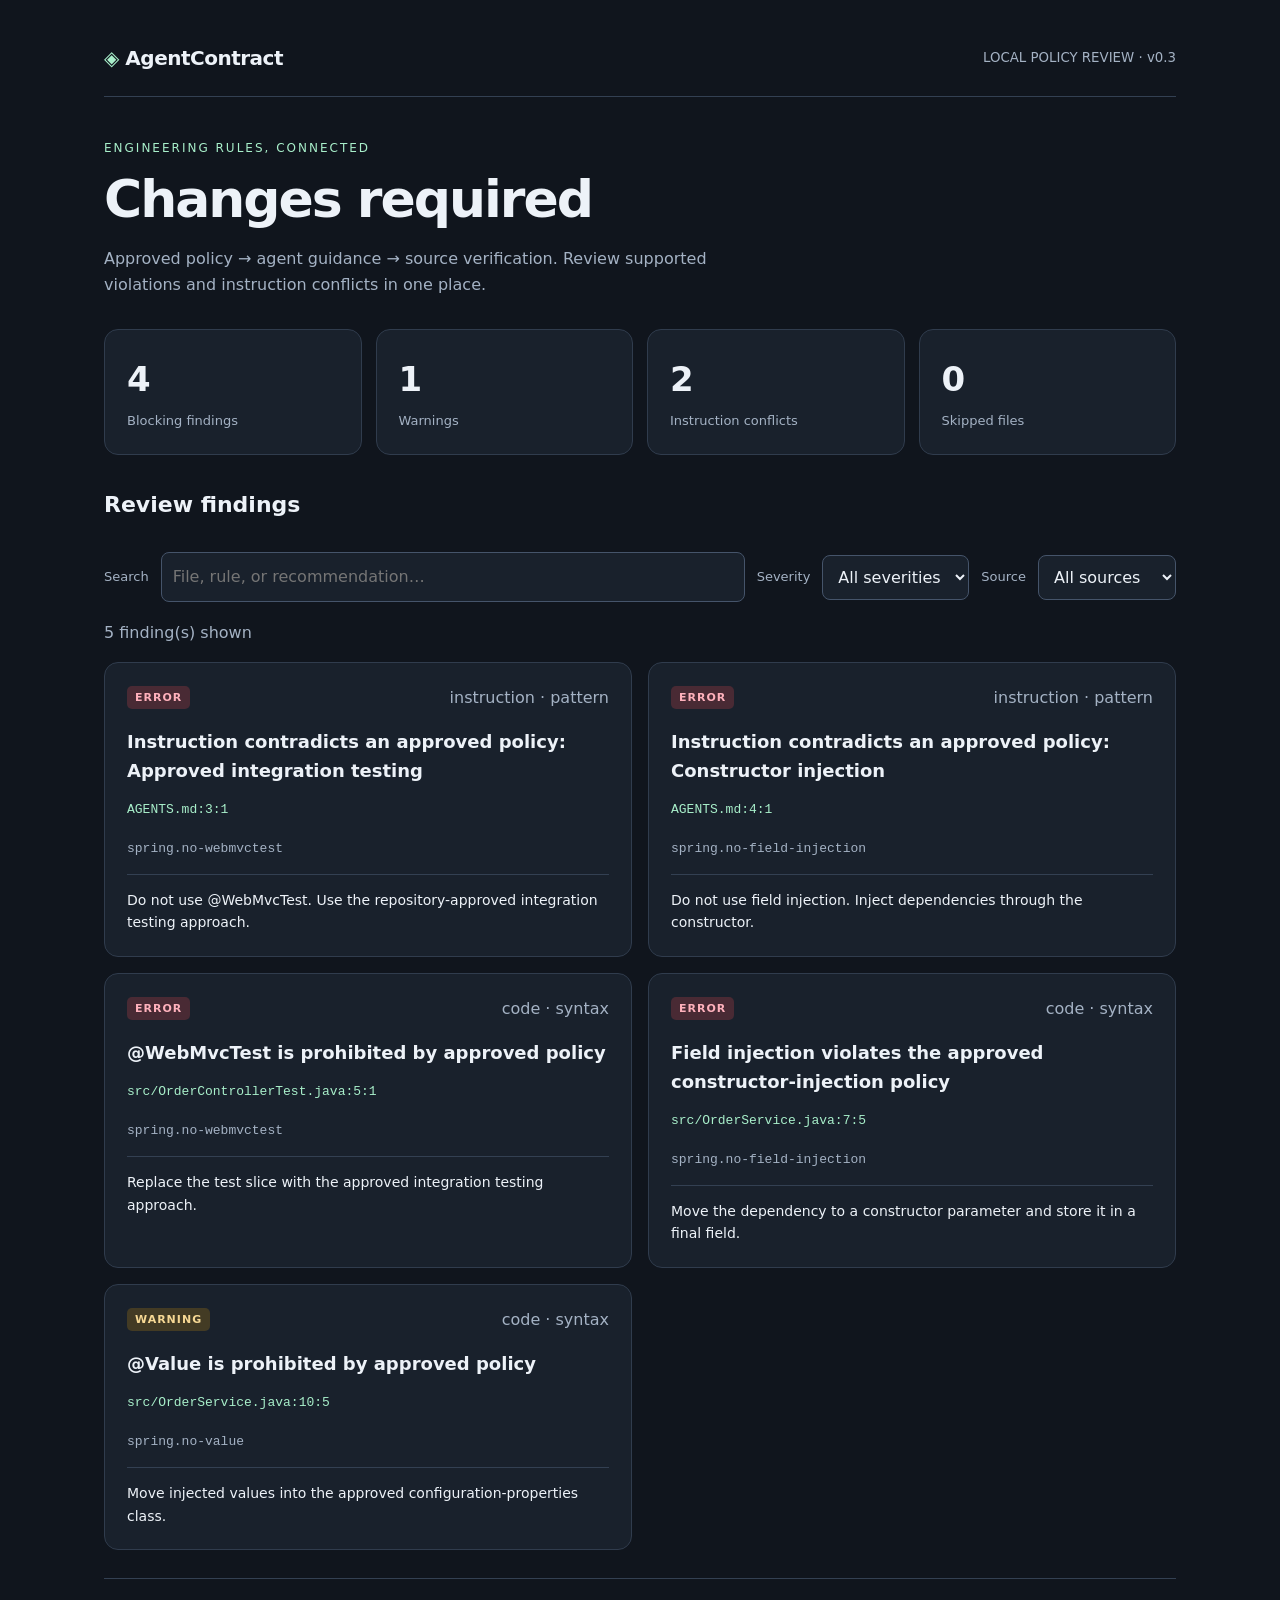
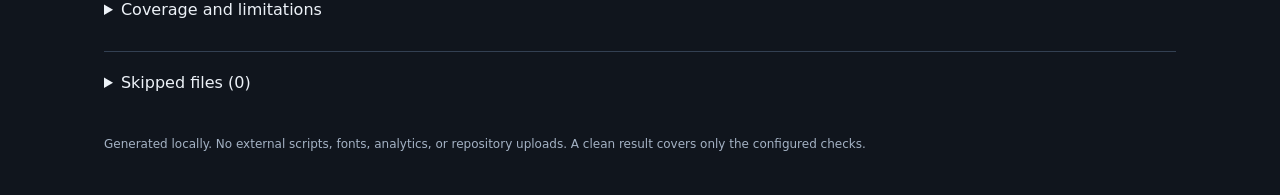
<file: demo/review-v03.html>
<!doctype html><html lang="en"><meta charset="utf-8"><meta name="viewport" content="width=device-width,initial-scale=1">
<title>AgentContract · Policy review</title><style>
:root{color-scheme:dark;--bg:#10151d;--panel:#19212c;--muted:#a4b2c4;--accent:#a8efca}*{box-sizing:border-box}body{margin:0;background:var(--bg);color:#edf2f8;font:16px/1.6 system-ui,sans-serif}main{max-width:1120px;margin:auto;padding:42px 24px}header{display:flex;justify-content:space-between;gap:20px;align-items:center;border-bottom:1px solid #334052;padding-bottom:22px}.brand{font-size:20px;font-weight:750;letter-spacing:-.5px}.brand b{color:var(--accent)}.muted,small{color:var(--muted)}.eyebrow{letter-spacing:2px;text-transform:uppercase;font-size:12px;color:var(--accent);margin-top:42px}h1{font-size:clamp(30px,5vw,52px);letter-spacing:-2px;line-height:1.15;margin:12px 0}h2{font-size:22px}h3{font-size:18px;margin:18px 0 6px}.intro{max-width:680px;color:var(--muted)}.stats{display:grid;grid-template-columns:repeat(4,1fr);gap:14px;margin:32px 0}.stat,article{background:var(--panel);border:1px solid #303c4d;border-radius:14px;padding:22px}.stat strong{display:block;font-size:34px}.stat span{color:var(--muted);font-size:13px}.toolbar,.row{display:flex;justify-content:space-between;align-items:center;gap:12px}.toolbar{flex-wrap:wrap;margin:30px 0 18px}input,select{border:1px solid #45546a;background:#19212c;color:#edf2f8;border-radius:8px;padding:11px;font:inherit}input{flex:1;min-width:200px}label{font-size:13px;color:var(--muted)}#findings{display:grid;grid-template-columns:1fr 1fr;gap:16px}article[hidden]{display:none}.badge{font-size:11px;text-transform:uppercase;font-weight:750;letter-spacing:1px;border-radius:5px;padding:3px 8px}.error{background:#492a34;color:#ffb1bc}.warning{background:#433b24;color:#f6d894}.location,code{font:13px/1.7 ui-monospace,monospace;overflow-wrap:anywhere}.location{color:var(--accent)}code{color:var(--muted)}.fix{font-size:14px;border-top:1px solid #334052;padding-top:14px;margin-bottom:0}details{margin:28px 0;border-top:1px solid #334052;padding-top:18px;color:var(--muted)}summary{cursor:pointer;color:#edf2f8}footer{margin-top:40px;color:var(--muted);font-size:12px}@media(max-width:650px){.stats{grid-template-columns:1fr 1fr}#findings{grid-template-columns:1fr}header{align-items:flex-start}.row{flex-wrap:wrap}}
</style><main><header><div class="brand"><b>◈</b> AgentContract</div><small>LOCAL POLICY REVIEW · v0.3</small></header>
<p class="eyebrow">Engineering rules, connected</p><h1>Changes required</h1><p class="intro">Approved policy → agent guidance → source verification. Review supported violations and instruction conflicts in one place.</p>
<div class="stats"><div class="stat"><strong>4</strong><span>Blocking findings</span></div><div class="stat"><strong>1</strong><span>Warnings</span></div><div class="stat"><strong>2</strong><span>Instruction conflicts</span></div><div class="stat"><strong>0</strong><span>Skipped files</span></div></div>
<h2>Review findings</h2><div class="toolbar"><label for="search">Search</label><input id="search" placeholder="File, rule, or recommendation…"><label for="severity">Severity</label><select id="severity"><option value="all">All severities</option><option value="error">Errors</option><option value="warning">Warnings</option></select><label for="kind">Source</label><select id="kind"><option value="all">All sources</option><option value="instruction">Instructions</option><option value="code">Code</option></select></div>
<p id="count" class="muted" aria-live="polite"></p><section id="findings"><article data-severity="error" data-kind="instruction">
<div class="row"><span class="badge error">error</span><span class="muted">instruction · pattern</span></div>
<h3>Instruction contradicts an approved policy: Approved integration testing</h3><p class="location">AGENTS.md:3:1</p>
<code>spring.no-webmvctest</code><p class="fix">Do not use @WebMvcTest. Use the repository-approved integration testing approach.</p></article><article data-severity="error" data-kind="instruction">
<div class="row"><span class="badge error">error</span><span class="muted">instruction · pattern</span></div>
<h3>Instruction contradicts an approved policy: Constructor injection</h3><p class="location">AGENTS.md:4:1</p>
<code>spring.no-field-injection</code><p class="fix">Do not use field injection. Inject dependencies through the constructor.</p></article><article data-severity="error" data-kind="code">
<div class="row"><span class="badge error">error</span><span class="muted">code · syntax</span></div>
<h3>@WebMvcTest is prohibited by approved policy</h3><p class="location">src/OrderControllerTest.java:5:1</p>
<code>spring.no-webmvctest</code><p class="fix">Replace the test slice with the approved integration testing approach.</p></article><article data-severity="error" data-kind="code">
<div class="row"><span class="badge error">error</span><span class="muted">code · syntax</span></div>
<h3>Field injection violates the approved constructor-injection policy</h3><p class="location">src/OrderService.java:7:5</p>
<code>spring.no-field-injection</code><p class="fix">Move the dependency to a constructor parameter and store it in a final field.</p></article><article data-severity="warning" data-kind="code">
<div class="row"><span class="badge warning">warning</span><span class="muted">code · syntax</span></div>
<h3>@Value is prohibited by approved policy</h3><p class="location">src/OrderService.java:10:5</p>
<code>spring.no-value</code><p class="fix">Move injected values into the approved configuration-properties class.</p></article></section>
<details><summary>Coverage and limitations</summary><ul><li>Java requires an explicit import or fully qualified Spring/Jakarta/Javax annotation. Custom meta-annotations and cross-file type resolution are unsupported.</li><li>Instruction checks recognize direct affirmative patterns only. Fenced examples, block quotes, indented code, and HTML comments are excluded; prose semantics and instruction precedence are not interpreted.</li><li>Approved policies apply to the entire selected repository. No inferred rule becomes blocking without approval.</li><li>Python checks cover literal list/dict/set defaults and missing function annotations, exempting self/cls parameters.</li><li>Only enabled Java/Python checks and supported instruction files are analyzed. Vendor/build directories are excluded. This is not a compiler or security audit.</li></ul></details>
<details ><summary>Skipped files (0)</summary><ul></ul></details>
<footer>Generated locally. No external scripts, fonts, analytics, or repository uploads. A clean result covers only the configured checks.</footer></main><script>
const search=document.getElementById('search'),severity=document.getElementById('severity'),kind=document.getElementById('kind');
function filter(){let count=0;document.querySelectorAll('article').forEach(card=>{const show=card.textContent.toLowerCase().includes(search.value.toLowerCase())&&(severity.value==='all'||card.dataset.severity===severity.value)&&(kind.value==='all'||card.dataset.kind===kind.value);card.hidden=!show;if(show)count++});document.getElementById('count').textContent=count+' finding(s) shown';} [search,severity,kind].forEach(el=>el.addEventListener('input',filter));filter();
</script></html>
</file>
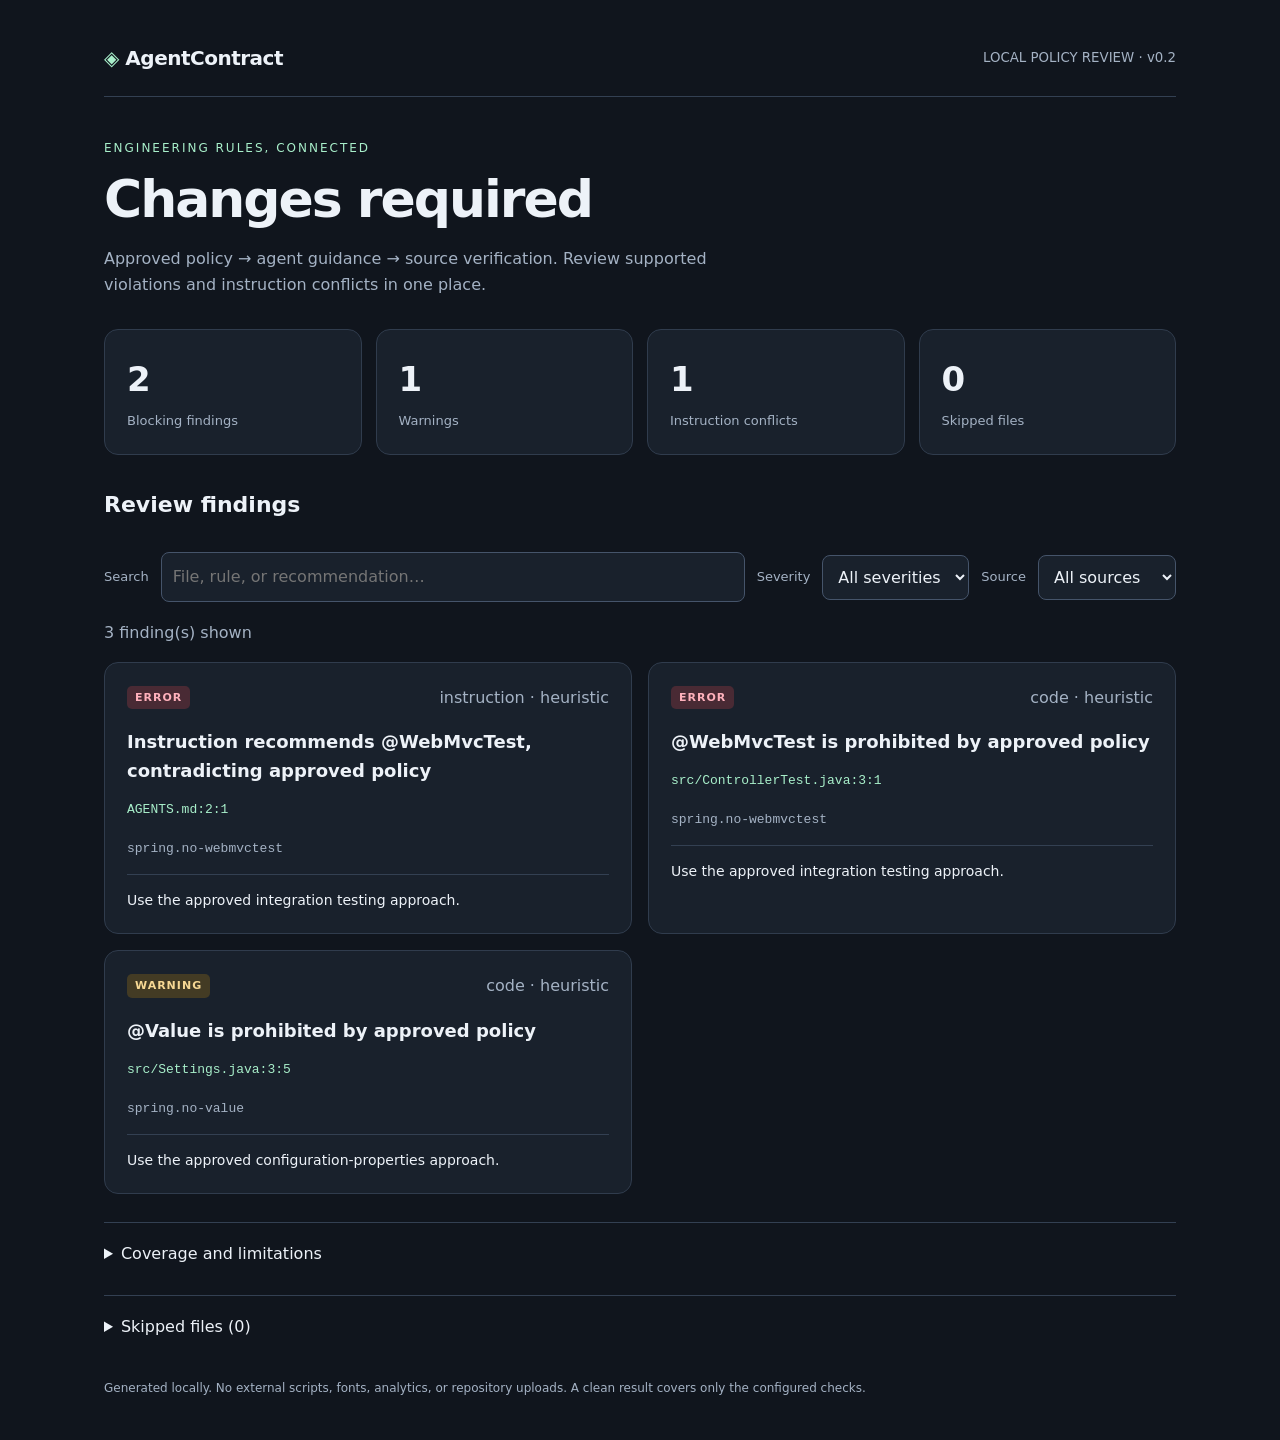
<file: demo/review.html>
<!doctype html><html lang="en"><meta charset="utf-8"><meta name="viewport" content="width=device-width,initial-scale=1">
<title>AgentContract · Policy review</title><style>
:root{color-scheme:dark;--bg:#10151d;--panel:#19212c;--muted:#a4b2c4;--accent:#a8efca}*{box-sizing:border-box}body{margin:0;background:var(--bg);color:#edf2f8;font:16px/1.6 system-ui,sans-serif}main{max-width:1120px;margin:auto;padding:42px 24px}header{display:flex;justify-content:space-between;gap:20px;align-items:center;border-bottom:1px solid #334052;padding-bottom:22px}.brand{font-size:20px;font-weight:750;letter-spacing:-.5px}.brand b{color:var(--accent)}.muted,small{color:var(--muted)}.eyebrow{letter-spacing:2px;text-transform:uppercase;font-size:12px;color:var(--accent);margin-top:42px}h1{font-size:clamp(30px,5vw,52px);letter-spacing:-2px;line-height:1.15;margin:12px 0}h2{font-size:22px}h3{font-size:18px;margin:18px 0 6px}.intro{max-width:680px;color:var(--muted)}.stats{display:grid;grid-template-columns:repeat(4,1fr);gap:14px;margin:32px 0}.stat,article{background:var(--panel);border:1px solid #303c4d;border-radius:14px;padding:22px}.stat strong{display:block;font-size:34px}.stat span{color:var(--muted);font-size:13px}.toolbar,.row{display:flex;justify-content:space-between;align-items:center;gap:12px}.toolbar{flex-wrap:wrap;margin:30px 0 18px}input,select{border:1px solid #45546a;background:#19212c;color:#edf2f8;border-radius:8px;padding:11px;font:inherit}input{flex:1;min-width:200px}label{font-size:13px;color:var(--muted)}#findings{display:grid;grid-template-columns:1fr 1fr;gap:16px}article[hidden]{display:none}.badge{font-size:11px;text-transform:uppercase;font-weight:750;letter-spacing:1px;border-radius:5px;padding:3px 8px}.error{background:#492a34;color:#ffb1bc}.warning{background:#433b24;color:#f6d894}.location,code{font:13px/1.7 ui-monospace,monospace;overflow-wrap:anywhere}.location{color:var(--accent)}code{color:var(--muted)}.fix{font-size:14px;border-top:1px solid #334052;padding-top:14px;margin-bottom:0}details{margin:28px 0;border-top:1px solid #334052;padding-top:18px;color:var(--muted)}summary{cursor:pointer;color:#edf2f8}footer{margin-top:40px;color:var(--muted);font-size:12px}@media(max-width:650px){.stats{grid-template-columns:1fr 1fr}#findings{grid-template-columns:1fr}header{align-items:flex-start}.row{flex-wrap:wrap}}
</style><main><header><div class="brand"><b>◈</b> AgentContract</div><small>LOCAL POLICY REVIEW · v0.2</small></header>
<p class="eyebrow">Engineering rules, connected</p><h1>Changes required</h1><p class="intro">Approved policy → agent guidance → source verification. Review supported violations and instruction conflicts in one place.</p>
<div class="stats"><div class="stat"><strong>2</strong><span>Blocking findings</span></div><div class="stat"><strong>1</strong><span>Warnings</span></div><div class="stat"><strong>1</strong><span>Instruction conflicts</span></div><div class="stat"><strong>0</strong><span>Skipped files</span></div></div>
<h2>Review findings</h2><div class="toolbar"><label for="search">Search</label><input id="search" placeholder="File, rule, or recommendation…"><label for="severity">Severity</label><select id="severity"><option value="all">All severities</option><option value="error">Errors</option><option value="warning">Warnings</option></select><label for="kind">Source</label><select id="kind"><option value="all">All sources</option><option value="instruction">Instructions</option><option value="code">Code</option></select></div>
<p id="count" class="muted" aria-live="polite"></p><section id="findings"><article data-severity="error" data-kind="instruction">
<div class="row"><span class="badge error">error</span><span class="muted">instruction · heuristic</span></div>
<h3>Instruction recommends @WebMvcTest, contradicting approved policy</h3><p class="location">AGENTS.md:2:1</p>
<code>spring.no-webmvctest</code><p class="fix">Use the approved integration testing approach.</p></article><article data-severity="error" data-kind="code">
<div class="row"><span class="badge error">error</span><span class="muted">code · heuristic</span></div>
<h3>@WebMvcTest is prohibited by approved policy</h3><p class="location">src/ControllerTest.java:3:1</p>
<code>spring.no-webmvctest</code><p class="fix">Use the approved integration testing approach.</p></article><article data-severity="warning" data-kind="code">
<div class="row"><span class="badge warning">warning</span><span class="muted">code · heuristic</span></div>
<h3>@Value is prohibited by approved policy</h3><p class="location">src/Settings.java:3:5</p>
<code>spring.no-value</code><p class="fix">Use the approved configuration-properties approach.</p></article></section>
<details><summary>Coverage and limitations</summary><ul><li>Experimental lexical checks; Java annotation imports and symbol identity are not resolved.</li><li>Instruction checks only recognize direct Use/Prefer/Always use @Annotation lines, including examples.</li><li>Policies apply repository-wide. Markdown scopes and instruction precedence are not interpreted.</li><li>Java, Python, and recognized instruction files are analyzed; build/vendor directories are excluded.</li><li>Python AST checks cover collection-literal defaults and missing function annotations only; self/cls are exempt.</li></ul></details>
<details ><summary>Skipped files (0)</summary><ul></ul></details>
<footer>Generated locally. No external scripts, fonts, analytics, or repository uploads. A clean result covers only the configured checks.</footer></main><script>
const search=document.getElementById('search'),severity=document.getElementById('severity'),kind=document.getElementById('kind');
function filter(){let count=0;document.querySelectorAll('article').forEach(card=>{const show=card.textContent.toLowerCase().includes(search.value.toLowerCase())&&(severity.value==='all'||card.dataset.severity===severity.value)&&(kind.value==='all'||card.dataset.kind===kind.value);card.hidden=!show;if(show)count++});document.getElementById('count').textContent=count+' finding(s) shown';} [search,severity,kind].forEach(el=>el.addEventListener('input',filter));filter();
</script></html>
</file>
